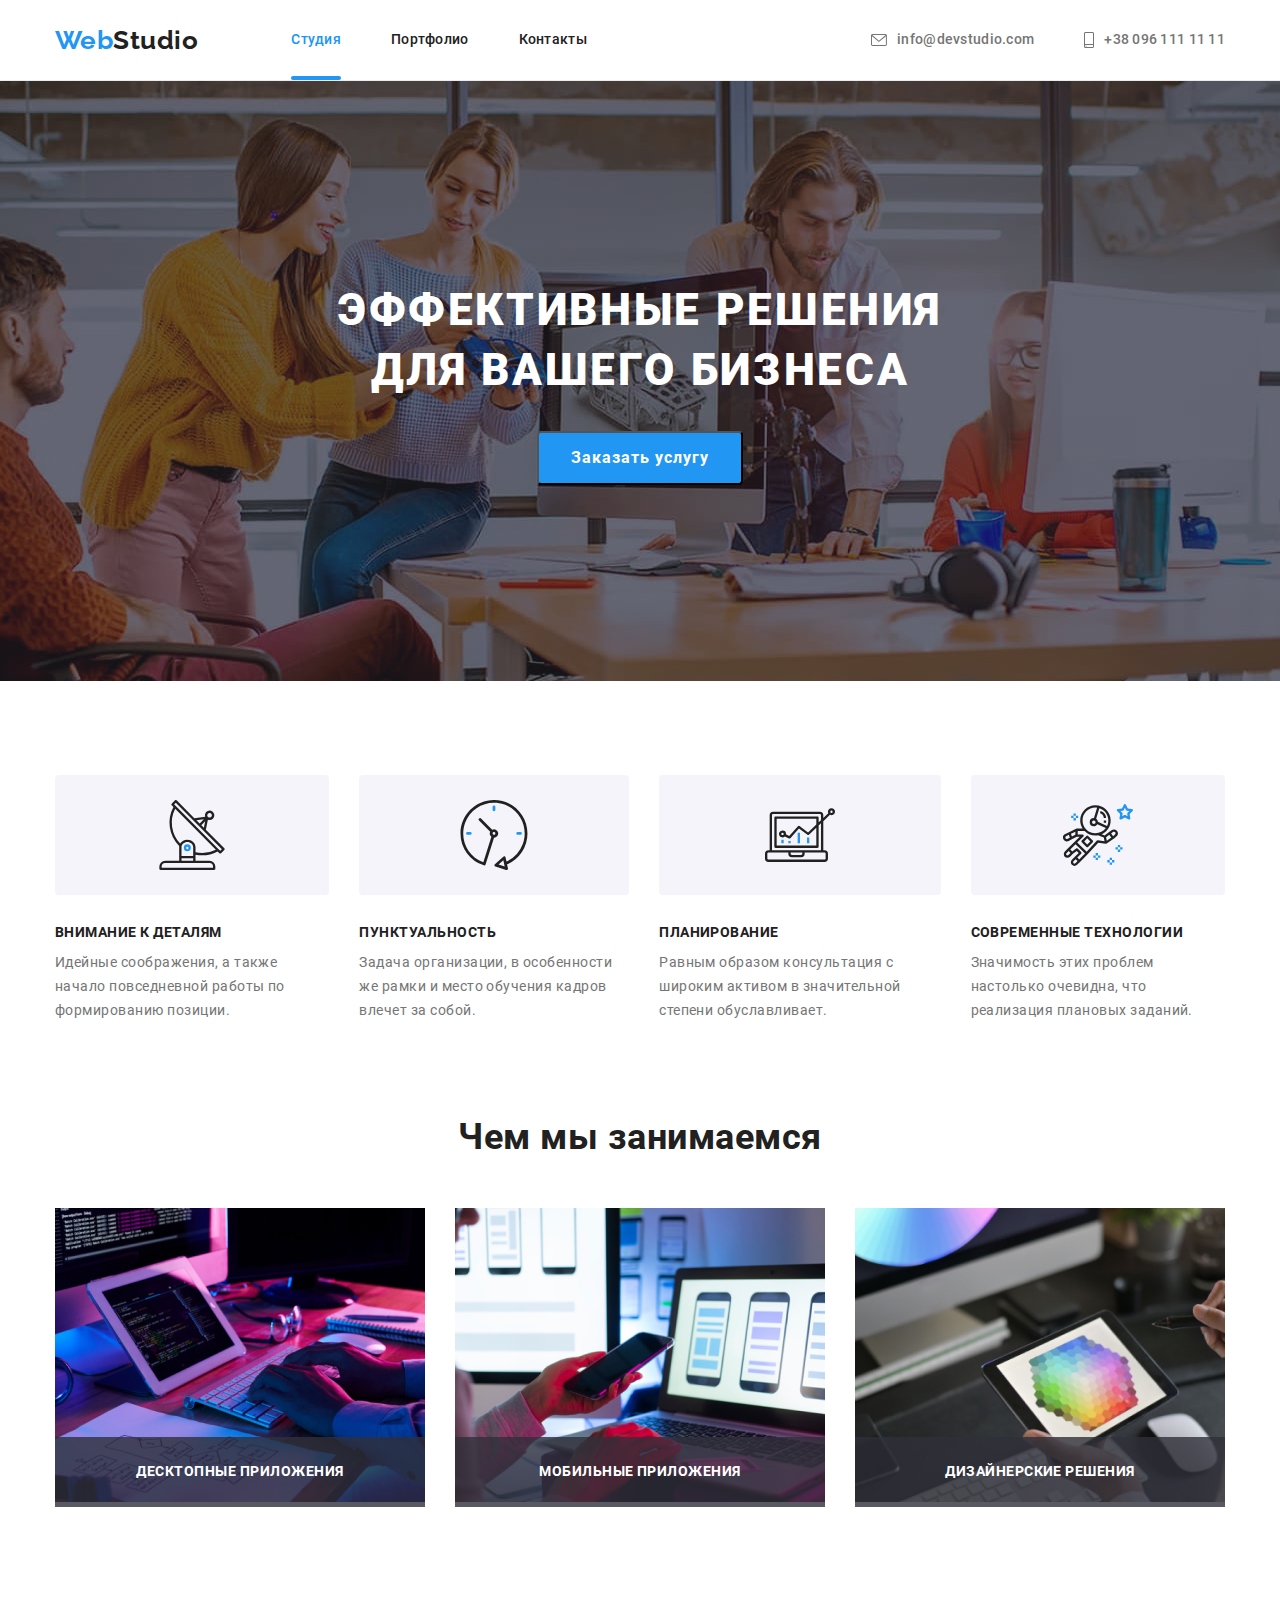
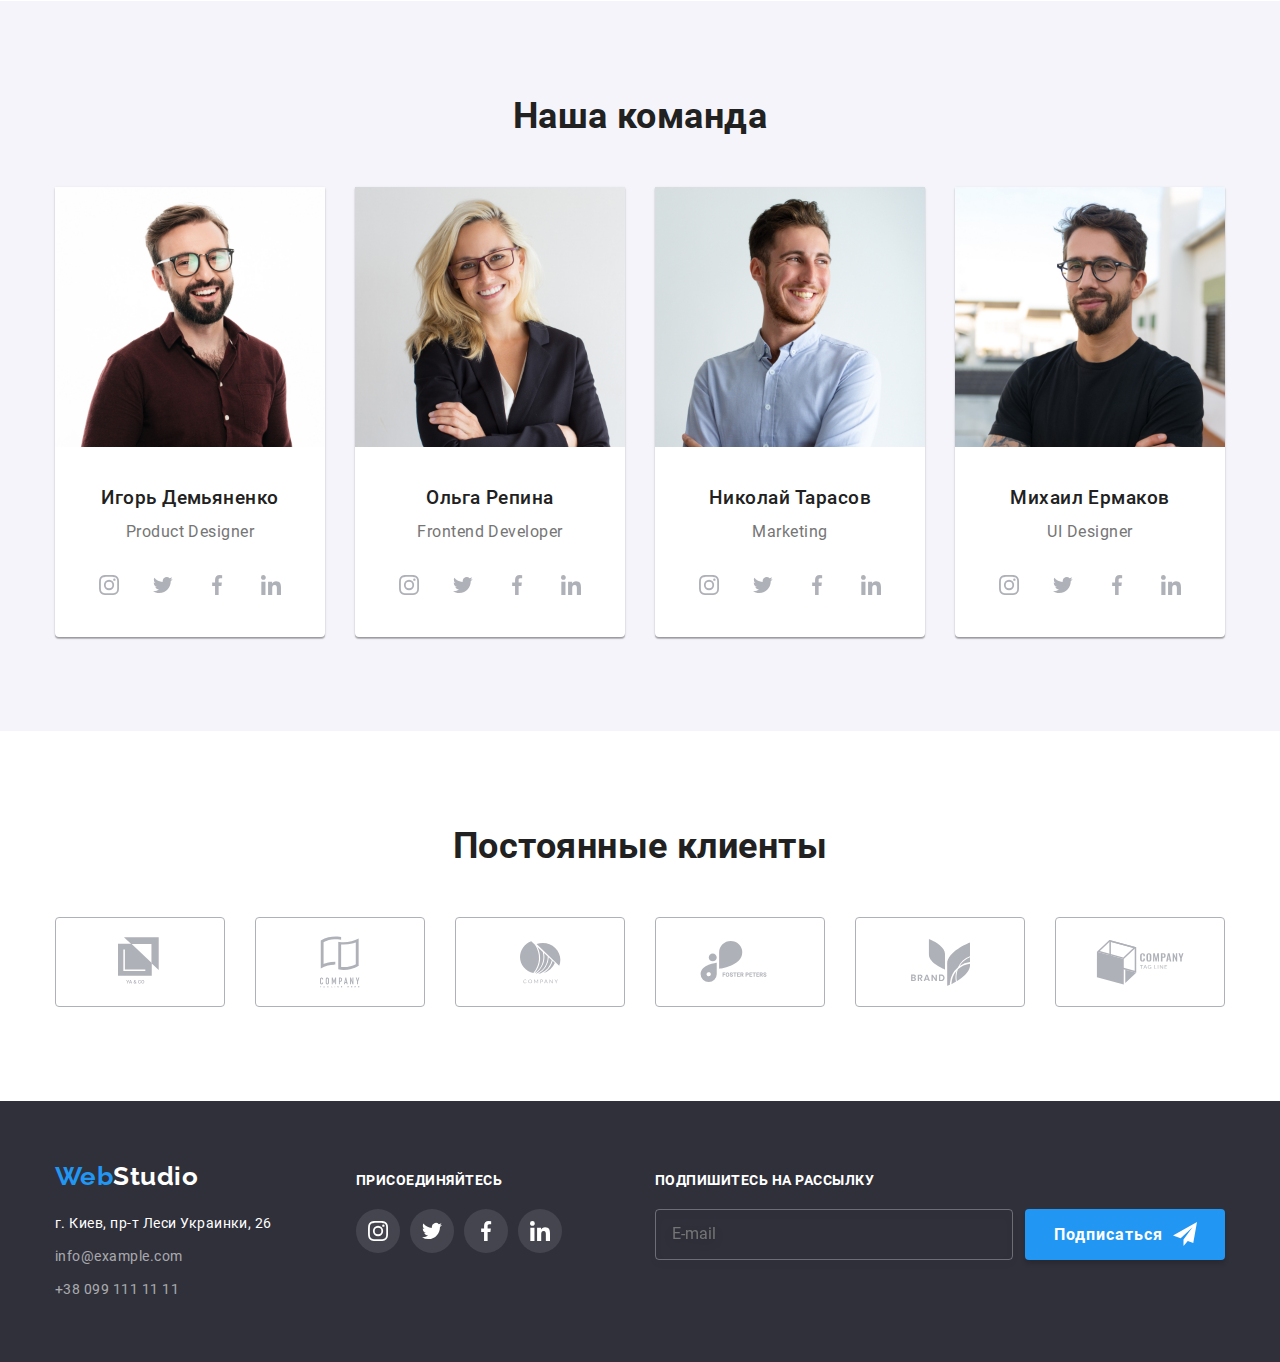
<file: index.html>
<!DOCTYPE html>
<html lang="ru">

<head>
  <meta charset="UTF-8">
  <meta name="viewport" content="width=device-width, initial-scale=1.0">
  <!-- <link rel="preconnect" href="https://fonts.gstatic.com">
  <link href="https://fonts.googleapis.com/css2?family=Raleway:wght@700&family=Roboto:wght@400;500;700;900&display=swap" rel="stylesheet"> -->
  <!-- <link rel="stylesheet" href="./css/normalize.css"> -->
  <!-- <link rel="stylesheet" href="./css/style.css"> -->
  <link rel="stylesheet" href="./css/main.min.css">
  <title>Web Studio</title>
</head>

<body>
  <!-- Шапка сайта -->
  <header class="top-line">
    <div class="top-header container">
      <nav class="main-nav ">
        <a href="./index.html" class="logo">
          <span class="accent">Web</span>Studio
        </a>
        <ul class="nav list">
          <li class="item"><a href="" class="link current">Студия</a></li>
          <li class="item"><a href="./portfolio.html" class="link">Портфолио</a></li>
          <li class="item"><a href="" class="link">Контакты</a></li>
        </ul>
      </nav>
      <ul class="nav-contacts list">
        <li class="item">
          <a href="mailto:info@devstudio.com" class="link">
            <svg class="icon" width="16" height="12">
              <use href="./images/symbol-defs1.svg#icon-envelope"></use>
            </svg>
            info@devstudio.com
          </a>
        </li>
        <li class="item">
          <a href="tel:+380961111111" class="link">
            <svg class="icon" width="10" height="16">
              <use href="./images/symbol-defs1.svg#icon-smartphone"></use>
            </svg>
            +38 096 111 11 11
          </a>
        </li>
      </ul>
    </div>
  </header>
  <!-- block Hero -->
  <section class="hero">
    <h1 class="hero-title">Эффективные решения для вашего бизнеса</h1>
    <button class="hero-link" type="button" data-modal-open>Заказать услугу</button>
  </section>
  <main>
    <!-- Особенности Features -->
    <section class="section">
      <div class="container">
        <!-- Здесь должен быть H2 -->
        <ul class="features list">
          <li class="item icon-antenna">
            <h3 class="features-title">Внимание к деталям</h3>
            <p class="feature-item">Идейные соображения, а также начало повседневной работы по формированию позиции.</p>
          </li>
          <li class="item icon-clock">
            <h3 class="features-title">Пунктуальность</h3>
            <p class="feature-item">Задача организации, в особенности же рамки и место обучения кадров влечет за собой.</p>
          </li>
          <li class="item icon-diagram">
            <h3 class="features-title">Планирование</h3>
            <p class="feature-item">Равным образом консультация с широким активом в значительной степени обуславливает.</p>
          </li>
          <li class="item icon-astronaut">
            <h3 class="features-title">Современные технологии</h3>
            <p class="feature-item">Значимость этих проблем настолько очевидна, что реализация плановых заданий.</p>
          </li>
        </ul>
      </div>
    </section>
    <!-- block about us -->
    <section class="about-us section">
      <div class="container">
        <h2 class="about-us title">Чем мы занимаемся</h2>
        <ul class="about-us list">
          <li class="thumb">
            <img src="./images/img1.png" alt="Рабочий стол разработчика" width="370">
            <p class="label">Десктопные приложения</p>
          </li>
          <li class="thumb">
            <img src="./images/img2.png" alt="Ноутбук и телефон" width="370">
            <p class="label">Мобильные приложения</p>
          </li>
          <li class="thumb">
            <img src="./images/img3.png" alt="Графический планшет" width="370">
            <p class="label">Дизайнерские решения</p>
          </li>
        </ul>
      </div>
    </section>

    <!-- block team -->
    <section class="section team">
      <div class="container">
        <h2 class="team-title">Наша команда</h2>
        <ul class="team list">
          <li class="item">
            <img src="./images/img-1.jpg" alt="Фото Игоря Демьяненко" width="270">
            <div class="align">
              <h3 class="team-member">Игорь Демьяненко</h3>
              <p class="team-position">Product Designer</p>
              <ul class="soc-link list">
                <li class="soc-item">
                  <a class="icon link" href="">
                    <svg width="20" height="20">
                      <use href="./images/symbol-defs1.svg#icon-instagram"></use>
                    </svg>
                  </a>
                </li>
                <li class="soc-item">
                  <a class="icon link" href="">
                    <svg width="20" height="20">
                      <use href="./images/symbol-defs1.svg#icon-twitter"></use>
                    </svg>
                  </a>
                </li>
                <li class="soc-item">
                  <a class="icon link" href="">
                    <svg width="20" height="20">
                      <use href="./images/symbol-defs1.svg#icon-facebook"></use>
                    </svg>
                  </a>
                </li>
                <li class="soc-item">
                  <a class="icon link" href="">
                    <svg width="20" height="20">
                      <use href="./images/symbol-defs1.svg#icon-linkedin"></use>
                    </svg>
                  </a>
                </li>
              </ul>
            </div>
          </li>
          <li class="item">
            <img src="./images/img-2.jpg" alt="Фото Ольги Репиной" width="270">
            <div class="align">
              <h3 class="team-member">Ольга Репина</h3>
              <p class="team-position">Frontend Developer</p>
              <ul class="soc-link list">
                <li class="soc-item">
                  <a class="icon link" href="">
                    <svg width="20" height="20">
                      <use href="./images/symbol-defs1.svg#icon-instagram"></use>
                    </svg>
                  </a>
                </li>
                <li class="soc-item">
                  <a class="icon link" href="">
                    <svg width="20" height="20">
                      <use href="./images/symbol-defs1.svg#icon-twitter"></use>
                    </svg>
                  </a>
                </li>
                <li class="soc-item">
                  <a class="icon link" href="">
                    <svg width="20" height="20">
                      <use href="./images/symbol-defs1.svg#icon-facebook"></use>
                    </svg>
                  </a>
                </li>
                <li class="soc-item">
                  <a class="icon link" href="">
                    <svg width="20" height="20">
                      <use href="./images/symbol-defs1.svg#icon-linkedin"></use>
                    </svg>
                  </a>
                </li>
              </ul>
            </div>
          </li>
          <li class="item">
            <img src="./images/img-3.jpg" alt="Фото Николая Тарасова" width="270">
            <div class="align">
              <h3 class="team-member">Николай Тарасов</h3>
              <p class="team-position">Marketing</p>
              <ul class="soc-link list">
                <li class="soc-item">
                  <a class="icon link" href="">
                    <svg width="20" height="20">
                      <use href="./images/symbol-defs1.svg#icon-instagram"></use>
                    </svg>
                  </a>
                </li>
                <li class="soc-item">
                  <a class="icon link" href="">
                    <svg width="20" height="20">
                      <use href="./images/symbol-defs1.svg#icon-twitter"></use>
                    </svg>
                  </a>
                </li>
                <li class="soc-item">
                  <a class="icon link" href="">
                    <svg width="20" height="20">
                      <use href="./images/symbol-defs1.svg#icon-facebook"></use>
                    </svg>
                  </a>
                </li>
                <li class="soc-item">
                  <a class="icon link" href="">
                    <svg width="20" height="20">
                      <use href="./images/symbol-defs1.svg#icon-linkedin"></use>
                    </svg>
                  </a>
                </li>
              </ul>
            </div>
          </li>
          <li class="item">
            <img src="./images/img-4.jpg" alt="Фото Михаила Ермакова" width="270">
            <div class="align">
              <h3 class="team-member">Михаил Ермаков</h3>
              <p class="team-position">UI Designer</p>
              <ul class="soc-link list">
                <li class="soc-item">
                  <a class="icon link" href="">
                    <svg width="20" height="20">
                      <use href="./images/symbol-defs1.svg#icon-instagram"></use>
                    </svg>
                  </a>
                </li>
                <li class="soc-item">
                  <a class="icon link" href="">
                    <svg width="20" height="20">
                      <use href="./images/symbol-defs1.svg#icon-twitter"></use>
                    </svg>
                  </a>
                </li>
                <li class="soc-item">
                  <a class="icon link" href="">
                    <svg width="20" height="20">
                      <use href="./images/symbol-defs1.svg#icon-facebook"></use>
                    </svg>
                  </a>
                </li>
                <li class="soc-item">
                  <a class="icon link" href="">
                    <svg width="20" height="20">
                      <use href="./images/symbol-defs1.svg#icon-linkedin"></use>
                    </svg>
                  </a>
                </li>
              </ul>
            </div>
          </li>
        </ul>
      </div>
    </section>

    <!-- Our clients -->
    <section class="section clients">
      <h2 class="clients-title">Постоянные клиенты</h2>
      <ul class="clients list">
        <li class="item">
          <a class="client link" href="">
            <svg class="client-icon" width="45" height="50">
              <use href="./images/symbol-defs1.svg#icon-logo-1" width="45" height="50"></use>
            </svg>
          </a>
        </li>
        <li class="item">
          <a class="client link" href="">
            <svg class="client-icon" width="40" height="52">
              <use href="./images/symbol-defs1.svg#icon-logo-2"></use>
            </svg>
          </a>
        </li>
        <li class="item">
          <a class="client link" href="">
            <svg class="client-icon" width="41" height="43">
              <use href="./images/symbol-defs1.svg#icon-logo-3"></use>
            </svg>
          </a>
        </li>
        <li class="item">
          <a class="client link" href="">
            <svg class="client-icon" width="80" height="42">
              <use href="./images/symbol-defs1.svg#icon-logo-4"></use>
            </svg>
          </a>
        </li>
        <li class="item">
          <a class="client link" href="">
            <svg class="client-icon" width="59" height="47">
              <use href="./images/symbol-defs1.svg#icon-logo-5"></use>
            </svg>
          </a>
        </li>
        <li class="item">
          <a class="client link" href="">
            <svg class="client-icon" width="89" height="45">
              <use href="./images/symbol-defs1.svg#icon-logo-6"></use>
            </svg>
          </a>
        </li>
      </ul>

    </section>
  </main>
  <footer class="footer">
    <div class="container align">
      <div class="contacts">
        <a href="./index.html" class="logo">
          <span class="accent">Web</span>Studio
        </a>
        <address>
          <ul class="address list">
            <li class="list-item"><a href="" class="link">г. Киев, пр-т Леси Украинки, 26</a></li>
            <li class="list-item"><a href="mailto:info@example.com" class="link contacts">info@example.com</a></li>
            <li class="list-item"><a href="tel:+380991111111" class="link contacts">+38 099 111 11 11</a></li>
          </ul>
        </address>
      </div>
      <div class="sign">
        <b class="sign-in">Присоединяйтесь</b>
        <ul class="nets list">
          <li class="social-nets instagram">
            <a class="link" href="instagram"></a>
          </li>
          <li class="social-nets twitter">
            <a class="link" href=""></a>
          </li>
          <li class="social-nets facebook">
            <a class="link" href=""></a>
          </li>
          <li class="social-nets linkedin">
            <a class="link" href=""></a>
          </li>
        </ul>
      </div>

      <div>
      <b class="sign-in">Подпишитесь на рассылку</b>
      <form class="form-subscribe">
        <label class="subscribe-field">
          <input class="subscribe-input" type="email" name="email" placeholder="E-mail">
        </label>
        <button class="subscribe-btn" type="submit">Подписаться
          <svg class="send-icon" width="24" height="24">
            <use href="./images/symbol-defs1.svg#icon-icon-send"></use>
          </svg>
        </button>
      </form>
      </div>
    </div>
  </footer>

  <!-- Модальное окно -->
  <div class="backdrop is-hidden" data-modal>
    <div class="modal">
      <button class="close-btn" data-modal-close>
        <svg width="11" height="11">
          <use href="./images/symbol-defs1.svg#icon-close-btn"></use>
        </svg>
      </button>
      <form class="form-modal">
        <b class="form-title">Оставьте свои данные, мы вам перезвоним</b>
          <label class="form-field">
            <span>Имя</span>
            <input class="form-input" type="text" name="name">
            <svg class="icon-person" width="18" height="18">
              <use href="./images/symbol-defs1.svg#icon-person-black"></use>
            </svg>
          </label>

          <label class="form-field">
            <span>Телефон</span>
            <input class="form-input" type="tel" name="telephone">
            <svg class="icon-person" width="18" height="18">
              <use href="./images/symbol-defs1.svg#icon-phone-black"></use>
            </svg>
          </label>

          <label class="form-field">
            <span>Почта</span>
            <input class="form-input" type="email" name="email" >
            <svg class="icon-person" width="18" height="18">
              <use href="./images/symbol-defs1.svg#icon-envelope-black"></use>
            </svg>
          </label>

          <label class="form-field">
            <span>Комментарий</span>
            <textarea
              class="comment"
              name="comment"
              placeholder="Введите текст"></textarea>
          </label>

          <label class="accept-field">
            <input class="checkbox" type="checkbox" name="accept" value="text">
              <span class="icon-check"></span>
              Соглашаюсь с рассылкой и принимаю
            <a class="checkbox-link" href="" target="_blank"> Условия договора</a>
          </label>

          <div class="button-submit">
            <button class="send-btn" type="submit">Отправить</button>
          </div>

      </form>
    </div>
  </div>
  <script src="./js/modal.js"></script>
</body>

</html>
</file>
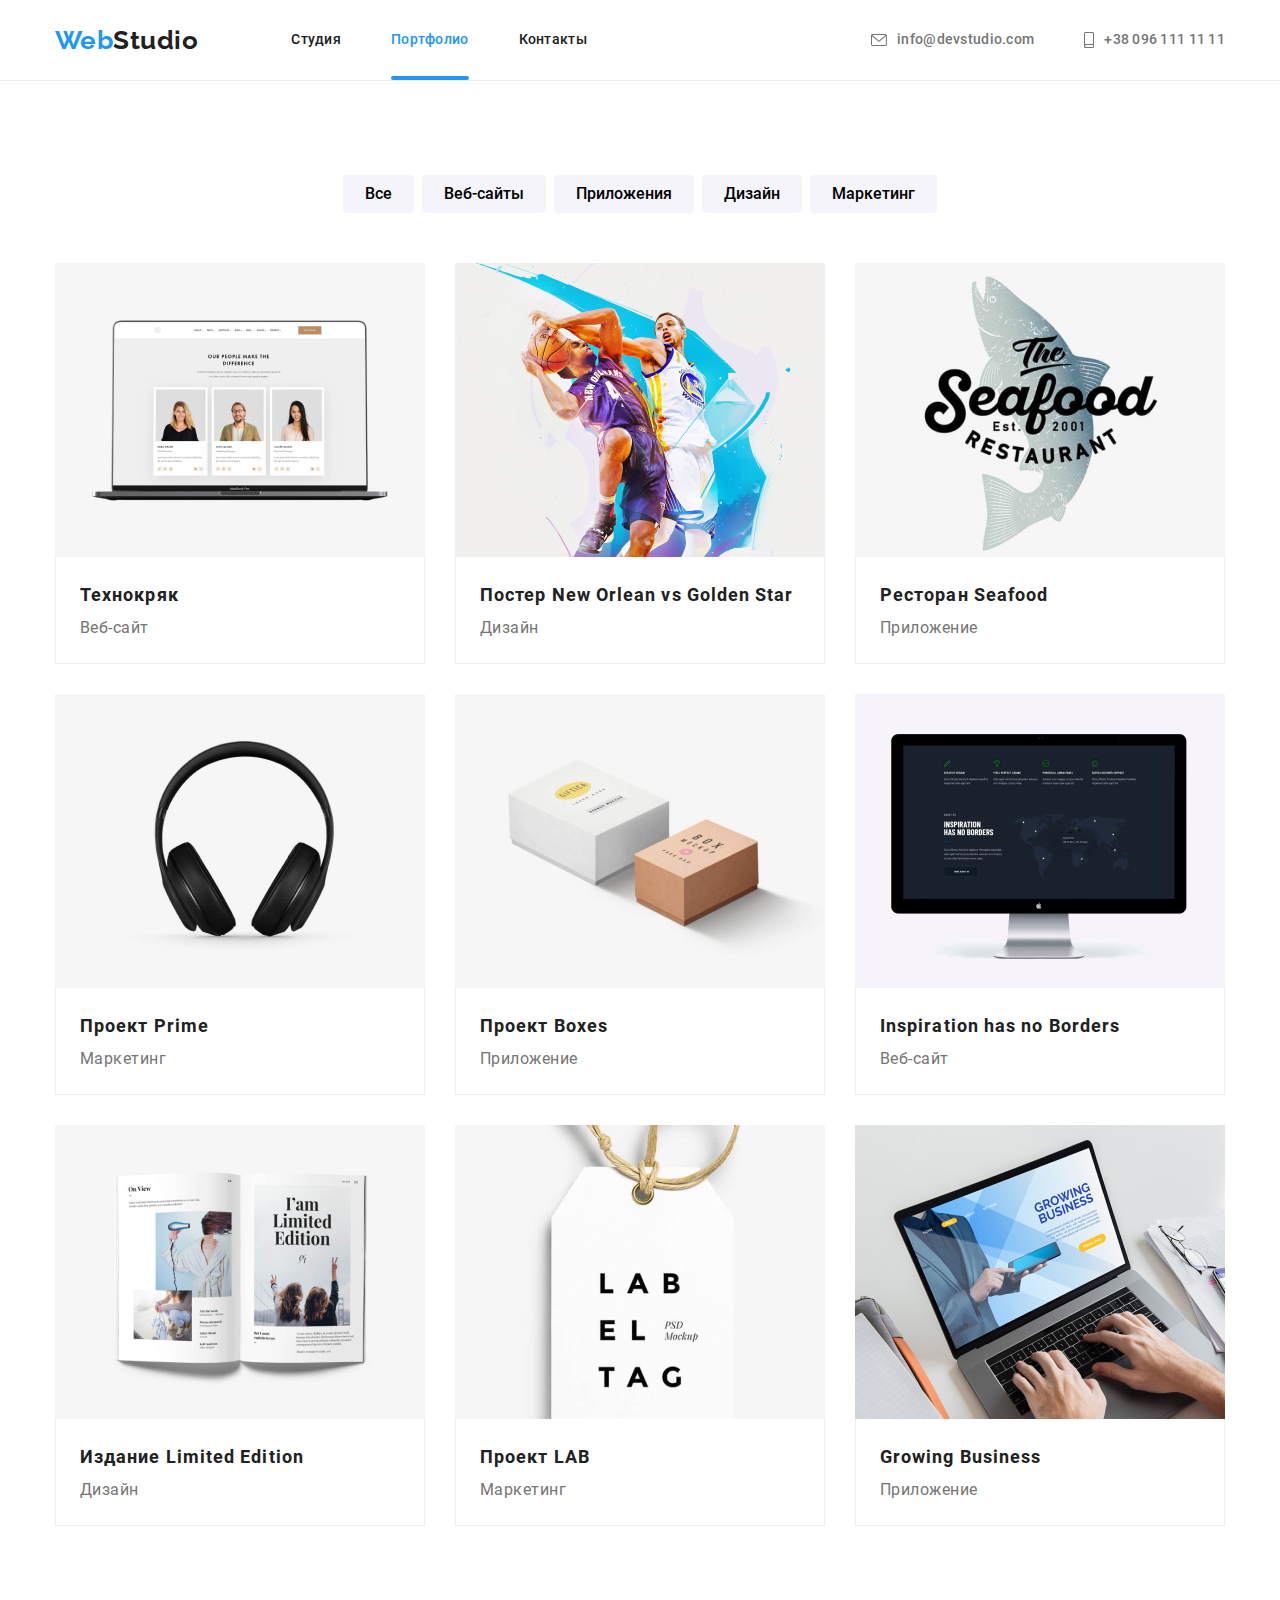
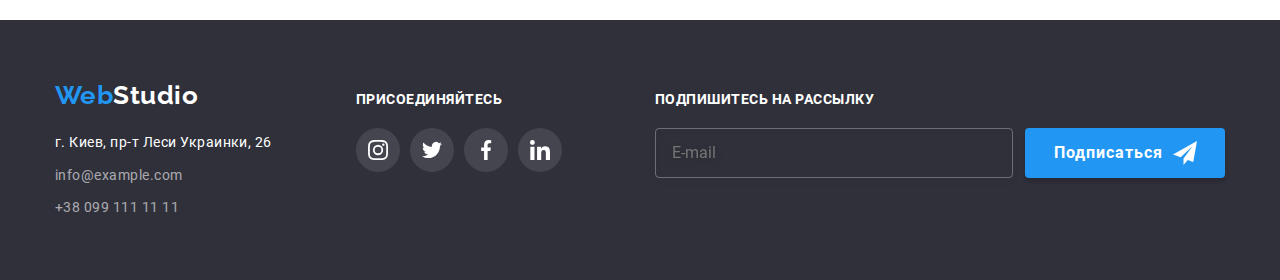
<file: portfolio.html>
<!DOCTYPE html>
<html lang="en">
<head>
  <meta charset="UTF-8">
  <meta name="viewport" content="width=device-width, initial-scale=1.0">
  <link href="https://fonts.googleapis.com/css2?family=Raleway:wght@700&family=Roboto:wght@400;500;700;900&display=swap" rel="stylesheet">
  <!-- <link rel="stylesheet" href="./css/normalize.css"> -->
  <!-- <link rel="stylesheet" href="./css/style.css"> -->
  <link rel="stylesheet" href="./css/main.min.css">
  <title>Web Studio</title>
</head>

<body>
  <!-- Шапка сайта -->
  <header class="top-line">
    <div class="top-header container">
      <nav class="main-nav ">
        <a href="./index.html" class="logo">
          <span class="accent">Web</span>Studio
        </a>
        <ul class="nav list">
          <li class="item"><a href="./index.html" class="link">Студия</a></li>
          <li class="item"><a href="./portfolio.html" class="link current">Портфолио</a></li>
          <li class="item"><a href="" class="link">Контакты</a></li>
        </ul>
      </nav>
      <ul class="nav-contacts list">
        <li class="item">
          <a href="mailto:info@devstudio.com" class="link">
            <svg class="icon" width="16" height="12">
              <use href="./images/symbol-defs1.svg#icon-envelope"></use>
            </svg>
            info@devstudio.com
          </a>
        </li>
        <li class="item">
          <a href="tel:+380961111111" class="link">
            <svg class="icon" width="10" height="16">
              <use href="./images/symbol-defs1.svg#icon-smartphone"></use>
            </svg>
            +38 096 111 11 11
          </a>
        </li>
      </ul>
    </div>
  </header>
  <!-- Block main -->
  <main>

    <!-- portfolio-products -->
    <section class="section">
      <div class="container">
        <!-- Этот заголовок должен быть скрытым -->
        <h2 class="visually-hidden">Наши продукты</h2>
        <ul class="nav-products list">
          <li class="item"><button class="products-btn" type="button">Все</button></li>
          <li class="item"><button class="products-btn" type="button">Веб-сайты</button></li>
          <li class="item"><button class="products-btn" type="button">Приложения</button></li>
          <li class="item"><button class="products-btn" type="button">Дизайн</button></li>
          <li class="item"><button class="products-btn" type="button">Маркетинг</button></li>
        </ul>
        <ul class="products list">
          <li class="item product-thumb">
            <a href="" class="card link">
              <div class="overlay">
                <img class="link-image" src="./images/prod-1.jpg" alt="Веб-сайт" width="370">
                <p class="description">Технокряк это современная площадка распространения коронавируса. Компании используют эту платформу для цифрового
                  шпионажа и атак на защищённые сервера конкурентов.</p>
              </div>
              <div class="align">
                <h3 class="product-title">Технокряк</h3>
                <p class="product-item">Веб-сайт</p>
              </div>
            </a>
          </li>
          <li class="item product-thumb">
            <a href="" class="card link">
              <div class="overlay">
                <img class="link-image" src="./images/prod-2.jpg" alt="Дизайн постера" width="370">
                <p class="description">Технокряк это современная площадка распространения коронавируса. Компании используют эту платформу для цифрового
                  шпионажа и атак на защищённые сервера конкурентов.</p>
              </div>
              <div class="align">
                <h3 class="product-title">Постер New Orlean vs Golden Star</h3>
                <p class="product-item">Дизайн</p>
              </div>
            </a>
          </li>
          <li class="item product-thumb">
            <a href="" class="card link">
              <div class="overlay">
                <img class="link-image" src="./images/prod-3.jpg" alt="Лого ресторана" width="370">
                <p class="description">Технокряк это современная площадка распространения коронавируса. Компании используют эту платформу для цифрового
                  шпионажа и атак на защищённые сервера конкурентов.</p>
              </div>
              <div class="align">
                <h3 class="product-title">Ресторан Seafood</h3>
                <p class="product-item">Приложение</p>
              </div>
            </a>
          </li>
          <li class="item product-thumb">
            <a href="" class="card link">
              <div class="overlay">
                <img class="link-image" src="./images/prod-4.jpg" alt="Наушники" width="370">
                <p class="description">Технокряк это современная площадка распространения коронавируса. Компании используют эту платформу для цифрового
                  шпионажа и атак на защищённые сервера конкурентов.</p>
              </div>
              <div class="align">
                <h3 class="product-title">Проект Prime</h3>
                <p class="product-item">Маркетинг</p>
              </div>
            </a>
          </li>
          <li class="item product-thumb">
            <a href="" class="card link">
              <div class="overlay">
                <img class="link-image" src="./images/prod-5.jpg" alt="Картонные коробки" width="370">
                <p class="description">Технокряк это современная площадка распространения коронавируса. Компании используют эту платформу для цифрового
                  шпионажа и атак на защищённые сервера конкурентов.</p>
              </div>
              <div class="align">
                <h3 class="product-title">Проект Boxes</h3>
                <p class="product-item">Приложение</p>
              </div>
            </a>
          </li>
          <li class="item product-thumb">
            <a href="" class="card link">
              <div class="overlay">
                <img class="link-image" src="./images/prod-6.jpg" alt="Веб-сайт на мониторе" width="370">
                <p class="description">Технокряк это современная площадка распространения коронавируса. Компании используют эту платформу для цифрового
                  шпионажа и атак на защищённые сервера конкурентов.</p>
              </div>
              <div class="align">
                <h3 class="product-title">Inspiration has no Borders</h3>
                <p class="product-item">Веб-сайт</p>
              </div>
            </a>
          </li>
          <li class="item product-thumb">
            <a href="" class="card link">
              <div class="overlay">
                <img class="link-image" src="./images/prod-7.jpg" alt="Журнал" width="370">
                <p class="description">Технокряк это современная площадка распространения коронавируса. Компании используют эту платформу для цифрового
                  шпионажа и атак на защищённые сервера конкурентов.</p>
              </div>
              <div class="align">
                <h3 class="product-title">Издание Limited Edition</h3>
                <p class="product-item">Дизайн</p>
              </div>
            </a>
          </li>
          <li class="item product-thumb">
            <a href="" class="card link">
              <div class="overlay">
                <img class="link-image" src="./images/prod-8.jpg" alt="Бирка Lable" width="370">
                <p class="description">Технокряк это современная площадка распространения коронавируса. Компании используют эту платформу для цифрового
                  шпионажа и атак на защищённые сервера конкурентов.</p>
              </div>
              <div class="align">
                <h3 class="product-title">Проект LAB</h3>
                <p class="product-item">Маркетинг</p>
              </div>
            </a>
          </li>
          <li class="item product-thumb">
            <a href="" class="card link">
              <div class="overlay">
                <img class="link-image" src="./images/prod-9.jpg" alt="Приложение на ноуте" width="370">
                <p class="description">Технокряк это современная площадка распространения коронавируса. Компании используют эту платформу для цифрового
                  шпионажа и атак на защищённые сервера конкурентов.</p>
              </div>
              <div class="align">
                <h3 class="product-title">Growing Business</h3>
                <p class="product-item">Приложение</p>
              </div>
            </a>
          </li>
        </ul>
      </div>
    </section>

  </main>

  <footer class="footer">
    <div class="container align">
      <div class="contacts">
        <a href="./index.html" class="logo">
          <span class="accent">Web</span>Studio
        </a>
        <address>
          <ul class="address list">
            <li class="list-item"><a href="" class="link">г. Киев, пр-т Леси Украинки, 26</a></li>
            <li class="list-item"><a href="mailto:info@example.com" class="link contacts">info@example.com</a></li>
            <li class="list-item"><a href="tel:+380991111111" class="link contacts">+38 099 111 11 11</a></li>
          </ul>
        </address>
      </div>
      <div class="sign">
        <em class="sign-in">Присоединяйтесь</em>
        <ul class="nets list">
          <li class="social-nets instagram">
            <a class="link" href="instagram"></a>
          </li>
          <li class="social-nets twitter">
            <a class="link" href=""></a>
          </li>
          <li class="social-nets facebook">
            <a class="link" href=""></a>
          </li>
          <li class="social-nets linkedin">
            <a class="link" href=""></a>
          </li>
        </ul>
      </div>
      <div>
        <b class="sign-in">Подпишитесь на рассылку</b>
        <form class="form-subscribe">
          <label class="subscribe-field">
            <input class="subscribe-input" type="email" name="email" placeholder="E-mail">
          </label>
          <button class="subscribe-btn" type="submit">Подписаться
            <svg class="send-icon" width="24" height="24">
              <use href="./images/symbol-defs1.svg#icon-icon-send"></use>
            </svg>
          </button>
        </form>
      </div>
    </div>
  </footer>
</body>

</html>
</file>
<file: css/main.min.css>
/*! modern-normalize v1.0.0 | MIT License | https://github.com/sindresorhus/modern-normalize */*,*::before,*::after{box-sizing:border-box}:root{-moz-tab-size:4;tab-size:4}html{line-height:1.15;-webkit-text-size-adjust:100%}body{margin:0}body{font-family:system-ui,-apple-system,"Segoe UI",Roboto,Helvetica,Arial,sans-serif,"Apple Color Emoji","Segoe UI Emoji"}hr{height:0;color:inherit}abbr[title]{text-decoration:underline dotted}b,strong{font-weight:bolder}code,kbd,samp,pre{font-family:ui-monospace, SFMono-Regular, Consolas, 'Liberation Mono', Menlo, monospace;font-size:1em}small{font-size:80%}sub,sup{font-size:75%;line-height:0;position:relative;vertical-align:baseline}sub{bottom:-0.25em}sup{top:-0.5em}table{text-indent:0;border-color:inherit}button,input,optgroup,select,textarea{font-family:inherit;font-size:100%;line-height:1.15;margin:0}button,select{text-transform:none}button,[type='button'],[type='reset'],[type='submit']{-webkit-appearance:button}::-moz-focus-inner{border-style:none;padding:0}:-moz-focusring{outline:1px dotted ButtonText}:-moz-ui-invalid{box-shadow:none}legend{padding:0}progress{vertical-align:baseline}::-webkit-inner-spin-button,::-webkit-outer-spin-button{height:auto}[type='search']{-webkit-appearance:textfield;outline-offset:-2px}::-webkit-search-decoration{-webkit-appearance:none}::-webkit-file-upload-button{-webkit-appearance:button;font:inherit}summary{display:list-item}@font-face{font-family:'Raleway';font-style:normal;font-weight:700;src:local(""),url("../fonts/raleway-v18-latin-700.woff2") format("woff2"),url("../fonts/raleway-v18-latin-700.woff") format("woff")}@font-face{font-family:'Roboto';font-style:normal;font-weight:500;src:local(""),url("../fonts/roboto-v20-latin_cyrillic-500.woff2") format("woff2"),url("../fonts/roboto-v20-latin_cyrillic-500.woff") format("woff")}@font-face{font-family:'Roboto';font-style:normal;font-weight:400;src:local(""),url("../fonts/roboto-v20-latin_cyrillic-regular.woff2") format("woff2"),url("../fonts/roboto-v20-latin_cyrillic-regular.woff") format("woff")}@font-face{font-family:'Roboto';font-style:normal;font-weight:700;src:local(""),url("../fonts/roboto-v20-latin_cyrillic-700.woff2") format("woff2"),url("../fonts/roboto-v20-latin_cyrillic-700.woff") format("woff")}@font-face{font-family:'Roboto';font-style:normal;font-weight:900;src:local(""),url("../fonts/roboto-v20-latin_cyrillic-900.woff2") format("woff2"),url("../fonts/roboto-v20-latin_cyrillic-900.woff") format("woff")}html{box-sizing:border-box}*,*::before,*::after{box-sizing:inherit}body{margin:0;background-color:#fff;color:#757575;font-family:"Roboto",sans-serif;letter-spacing:0.03em}h2,h3{color:#212121}.section{padding-top:94px;padding-bottom:94px}.container{width:1200px;padding-left:15px;padding-right:15px;margin-left:auto;margin-right:auto}.list{list-style:none;padding:0;margin:0}a{text-decoration:none;color:inherit}.visually-hidden{position:absolute;width:1px;height:1px;margin:-1px;border:0;padding:0;white-space:nowrap;clip-path:inset(100%);clip:rect(0 0 0 0);overflow:hidden}.top-header,.main-nav,.nav-contacts .link,.clients .list,.client.link,.modal .close-btn,.accept-field{display:flex;align-items:center}.top-line{border-bottom:1px solid #ECECEC}.logo{margin-right:93px;font-family:"Raleway";font-weight:700;font-size:26px;line-height:1.19;color:#212121}.accent{color:#2196F3}.nav.list{display:flex}.nav.list .item:not(:last-child){margin-right:50px}.nav-contacts{display:flex;margin-left:auto}.nav-contacts.list .item:not(:last-child){margin-right:50px}.nav .link{position:relative;display:inline-block;padding-top:32px;padding-bottom:32px;font-weight:500;font-size:14px;line-height:1.14;letter-spacing:0.02em;color:#212121;transition:color 250ms cubic-bezier(0.4, 0, 0.2, 1)}.nav .link:hover,.nav .link:focus{color:#2196F3}.nav .link.current::after{content:'';position:absolute;bottom:0;left:0;display:block;width:100%;height:4px;border-radius:2px;background-color:#2196F3;transition:color 250ms cubic-bezier(0.4, 0, 0.2, 1),transform 250ms cubic-bezier(0.4, 0, 0.2, 1)}.nav .link.current:hover::after{transform:scaleX(0.5)}.nav .link.current{color:#2196F3}.nav-contacts .link{padding-top:32px;padding-bottom:32px;font-weight:500;font-size:14px;line-height:1.14;letter-spacing:0.02em;color:#757575;transition:color 250ms cubic-bezier(0.4, 0, 0.2, 1)}.nav-contacts .link:hover,.nav-contacts .link:focus{color:#2196F3;--color3: $accent-color}.nav-contacts .icon{margin-right:10px;fill:currentColor}.hero{color:#fff;text-align:center;padding-top:200px;padding-bottom:280px;max-width:1600px;height:600px;margin-left:auto;margin-right:auto;background-image:linear-gradient(to bottom, rgba(47,48,58,0.4), rgba(47,48,58,0.4)),url("../images/hero.jpg");background-color:#C4C4C4;background-repeat:no-repeat;background-size:cover;background-position:center}.hero-title{margin:0 auto 30px;width:696px;font-weight:900;font-size:44px;line-height:1.36;letter-spacing:0.06em;text-transform:uppercase}.hero-link{border-radius:4px;padding:10px 32px;display:inline-block;min-width:200px;font-weight:bold;font-size:16px;line-height:1.88;text-align:center;letter-spacing:0.06em;color:#fff;background-color:#2196F3}.features.list{display:flex}.features.list .item:not(:last-child){margin-right:30px}.features.list .item::before{display:block;content:'';height:120px;background-size:70px 70px;background-repeat:no-repeat;background-position:center;margin-bottom:30px;background-color:#F5F4FA;border-radius:4px}.item.icon-antenna::before{background-image:url("../images/antenna1.svg")}.item.icon-clock::before{background-image:url("../images/clock1.svg")}.item.icon-diagram::before{background-image:url("../images/diagram1.svg")}.item.icon-astronaut::before{background-image:url("../images/astronaut1.svg")}.features-title{margin-top:0;margin-bottom:10px;font-size:14px;line-height:1.14;text-transform:uppercase;color:#212121}.feature-item{margin-top:0;margin-bottom:0;font-size:14px;line-height:1.7}.about-us.section{padding-top:0}.about-us.list{display:flex;justify-content:space-between}.about-us.title,.team-title,.clients-title{margin-top:0;margin-bottom:50px;font-size:36px;line-height:1.17;text-align:center}.thumb{position:relative}.thumb>.label{display:inline-block;position:absolute;left:0;bottom:0;width:370px;height:70px;margin:0;padding:27px 0;text-transform:uppercase;font-weight:bold;font-size:14px;line-height:1.14;text-align:center;color:#fff;background-color:rgba(47,48,58,0.8)}.team{display:flex;justify-content:space-between;background-color:#F5F4FA}.team .align{box-sizing:border-box;margin-top:30px;margin-bottom:30px;text-align:center;font-size:16px;line-height:1.9}.team-member{margin-top:0;margin-bottom:0;font-weight:500}.team-position{margin-top:0;margin-bottom:16px}.team .item{background-color:#fff;border-radius:0px 0px 4px 4px;box-shadow:0px 1px 3px rgba(0,0,0,0.12),0px 1px 1px rgba(0,0,0,0.14),0px 2px 1px rgba(0,0,0,0.2)}.soc-link{display:flex;justify-content:center}.soc-link .soc-item:not(:last-child){margin-right:10px}.icon.link{width:44px;height:44px;display:flex;align-items:center;justify-content:center;border:1px solid transparent;border-radius:50%;fill:#AFB1B8;transition:background-color 250ms cubic-bezier(0.4, 0, 0.2, 1)}.icon.link:hover,.icon.link:focus{fill:#fff;background-color:#2196F3}.clients .list{justify-content:center}.clients.list .item:not(:last-child){margin-right:30px}.client.link{justify-content:center;width:170px;height:90px;color:#AFB1B8;border:1px solid #AFB1B8;border-radius:4px;transition:color 250ms cubic-bezier(0.4, 0, 0.2, 1),border 250ms cubic-bezier(0.4, 0, 0.2, 1)}.client.link:hover,.client.link:focus{border:1px solid #2196F3;color:#2196F3}.client-icon{fill:currentColor}.footer{padding-top:60px;padding-bottom:60px;color:#fff;background-color:#2F303A}.container.align{display:flex;align-items:baseline}.align .contacts{width:231px;margin-right:70px}.footer .logo{color:#fff;display:inline-block;margin-bottom:20px}.address .link{font-size:14px;line-height:1.7;color:#fff;font-style:normal}.address.list .list-item:not(:last-child){margin-bottom:9px}.link.contacts{color:rgba(255,255,255,0.6)}.container.align .sign{margin-right:93px;width:206px}.sign-in{display:block;font-style:normal;font-weight:bold;text-transform:uppercase;font-size:14px;line-height:1.14;margin-bottom:20px;padding:0;margin-top:0}.nets.list{display:flex}.nets.list .social-nets:not(:last-child){margin-right:10px}.social-nets::after{display:inline-flex;content:"";width:44px;height:44px;background-color:rgba(255,255,255,0.1);background-size:20px 20px;background-repeat:no-repeat;background-position:center;border-radius:50%;transition:background-color 250ms cubic-bezier(0.4, 0, 0.2, 1)}.social-nets:hover::after,.social-nets:focus::after{cursor:pointer;background-color:#2196F3}.social-nets.instagram::after{background-image:url("../images/instagram-2.svg")}.social-nets.twitter::after{background-image:url("../images/twitter-2.svg")}.social-nets.facebook::after{background-image:url("../images/facebook-2.svg")}.social-nets.linkedin::after{background-image:url("../images/linkedin-2.svg")}.form-subscribe{display:flex;justify-content:start;width:570px}.subscribe-field{position:relative}.subscribe-input{display:flex;width:358px;padding:15px 16px;margin-right:12px;border:1px solid rgba(255,255,255,0.3);filter:drop-shadow(0px 4px 4px rgba(0,0,0,0.15));border-radius:4px;background-color:inherit;color:rgba(255,255,255,0.6)}.subscribe-input::placeholder{font-size:16px;line-height:1.25}.subscribe-btn{position:relative;padding:10px 62px 10px 29px;display:inline-block;min-width:200px;font-weight:bold;font-size:16px;line-height:1.88;text-align:center;letter-spacing:0.06em;color:#fff;background-color:#2196F3;box-shadow:0px 4px 4px rgba(0,0,0,0.15);border-radius:4px;border:none;cursor:pointer}.send-icon{position:absolute;right:28px;top:13px}.is-hidden{opacity:0;pointer-events:none}.backdrop{position:fixed;top:0;left:0;width:100%;height:100%;background-color:rgba(0,0,0,0.2);transition:opacity 250ms cubic-bezier(0.4, 0, 0.2, 1)}.backdrop.is-hidden .modal{transform:translate(-50%, -50%) scale(0.9)}.modal{position:absolute;top:50%;left:50%;width:528px;background-color:#fff;box-shadow:0px 1px 3px rgba(0,0,0,0.12),0px 1px 1px rgba(0,0,0,0.14),0px 2px 1px rgba(0,0,0,0.2);border-radius:4px;transform:translate(-50%, -50%) scale(1);transition:transform 250ms cubic-bezier(0.4, 0, 0.2, 1)}.modal .close-btn{justify-content:center;position:absolute;top:8px;right:8px;width:30px;height:30px;border-radius:50%;background-color:#fff;border:1px solid rgba(0,0,0,0.1);transition:fill 250ms cubic-bezier(0.4, 0, 0.2, 1)}.modal .close-btn:hover{fill:#2196F3;cursor:pointer}.form-modal{margin-left:auto;margin-right:auto;padding:40px}.form-title{display:inline-block;margin-bottom:12px;font-size:20px;line-height:1.15;text-align:center;letter-spacing:0.03em;color:#212121}.form-field{position:relative;display:flex;flex-direction:column;margin-bottom:10px}.form-modal span{margin-bottom:4px;font-size:12px;line-height:1.16;letter-spacing:0.01em;color:#757575}.form-modal .form-input{margin:0;padding:12px 12px 12px 42px;border:1px solid rgba(33,33,33,0.2);box-sizing:border-box;border-radius:4px;cursor:pointer;transition:border-color 250ms cubic-bezier(0.4, 0, 0.2, 1)}.form-field .icon-person{position:absolute;top:50%;left:12px;transition:fill 250ms cubic-bezier(0.4, 0, 0.2, 1)}.form-input:focus ~ .icon-person,.form-input:focus{outline:none;fill:#2196F3;border-color:#2196F3}.form-field .comment{width:448px;height:120px;margin:0;margin-bottom:10px;padding:12px 16px;border:1px solid rgba(33,33,33,0.2);box-sizing:border-box;border-radius:4px;resize:none;transition:border-color 250ms cubic-bezier(0.4, 0, 0.2, 1)}.form-field .comment:focus{outline:none;border-color:#2196F3}.form-input::placeholder{font-size:12px;line-height:14px;letter-spacing:0.01em;color:rgba(117,117,117,0.5)}.accept-field{justify-content:center;margin-bottom:30px;font-size:14px;line-height:1.71;letter-spacing:0.03em;color:#757575;cursor:pointer}.accept-field input[type="checkbox"]{margin-right:8.4px;position:absolute;width:1px;height:1px;margin:-1px;clip:rect(0 0 0 0)}.icon-check{display:inline-block;width:16px;height:15px;margin-right:7px;border:2px solid #2a2a2a;border-radius:4px}.checkbox:checked+.icon-check{background-size:contain;background-position:center;border-color:#2196F3;background-color:#2196F3;background-image:url("../images/icon-check1.svg");background-origin:border-box;transition:background-color 250ms cubic-bezier(0.4, 0, 0.2, 1)}.accept-field .checkbox-link{display:contents;text-decoration-line:underline;color:#2196F3}.button-submit{display:flex;justify-content:center}.send-btn{padding:10px 55px;border:none;width:200px;font-weight:bold;font-size:16px;line-height:1.88;text-align:center;letter-spacing:0.06em;color:#fff;background-color:#2196F3;box-shadow:0px 4px 4px rgba(0,0,0,0.15);border-radius:4px;cursor:pointer;transition:background-color 250ms cubic-bezier(0.4, 0, 0.2, 1)}.send-btn:hover,.send-btn:focus{background-color:#188CE8}.products-btn{display:inline-block;border:transparent;border-radius:4px;padding:6px 22px;font-family:inherit;font-weight:500;font-size:16px;line-height:1.6;text-align:center;background-color:#F5F4FA;transition:background-color 250ms cubic-bezier(0.4, 0, 0.2, 1),color 250ms cubic-bezier(0.4, 0, 0.2, 1),transform 250ms cubic-bezier(0.4, 0, 0.2, 1)}.products-btn:hover,.products-btn:focus{transform:scaleX(1.1);outline:transparent;background-color:#2196F3;color:#fff;box-shadow:0px 3px 1px rgba(0,0,0,0.1),0px 1px 2px rgba(0,0,0,0.08),0px 2px 2px rgba(0,0,0,0.12)}.nav-products.list{display:flex;justify-content:center;margin-bottom:50px}.nav-products.list .item:not(:last-child){margin-right:8px}.products.list{display:flex;flex-wrap:wrap;margin:-15px}.products .item{margin:15px}.products .align{box-sizing:border-box;padding:20px 24px;border-bottom:1px solid #EEEEEE;border-right:1px solid #EEEEEE;border-left:1px solid #EEEEEE}.align .product-title{margin-top:0;margin-bottom:0;font-size:18px;line-height:2;letter-spacing:0.06em;color:#212121}.align .product-item{margin-top:0;margin-bottom:0;font-size:16px;line-height:1.88;color:#757575}.card.link{display:block}.card.link:hover,.card.link:focus{box-shadow:0px 1px 1px rgba(0,0,0,0.12),0px 4px 4px rgba(0,0,0,0.06),1px 4px 6px rgba(0,0,0,0.16)}.link-image{display:block;height:auto}.overlay{position:relative;overflow:hidden}.description{position:absolute;top:0;left:0;width:100%;height:100%;margin:0;padding:63px 24px;font-size:18px;line-height:1.56;color:#fff;background-color:rgba(33,150,243,0.9);transform:translateY(100%);transition:transform 250ms cubic-bezier(0.4, 0, 0.2, 1)}.card.link:hover .description,.card.link:focus .description{opacity:1;transform:translateY(0)}
/*# sourceMappingURL=main.min.css.map */
</file>
